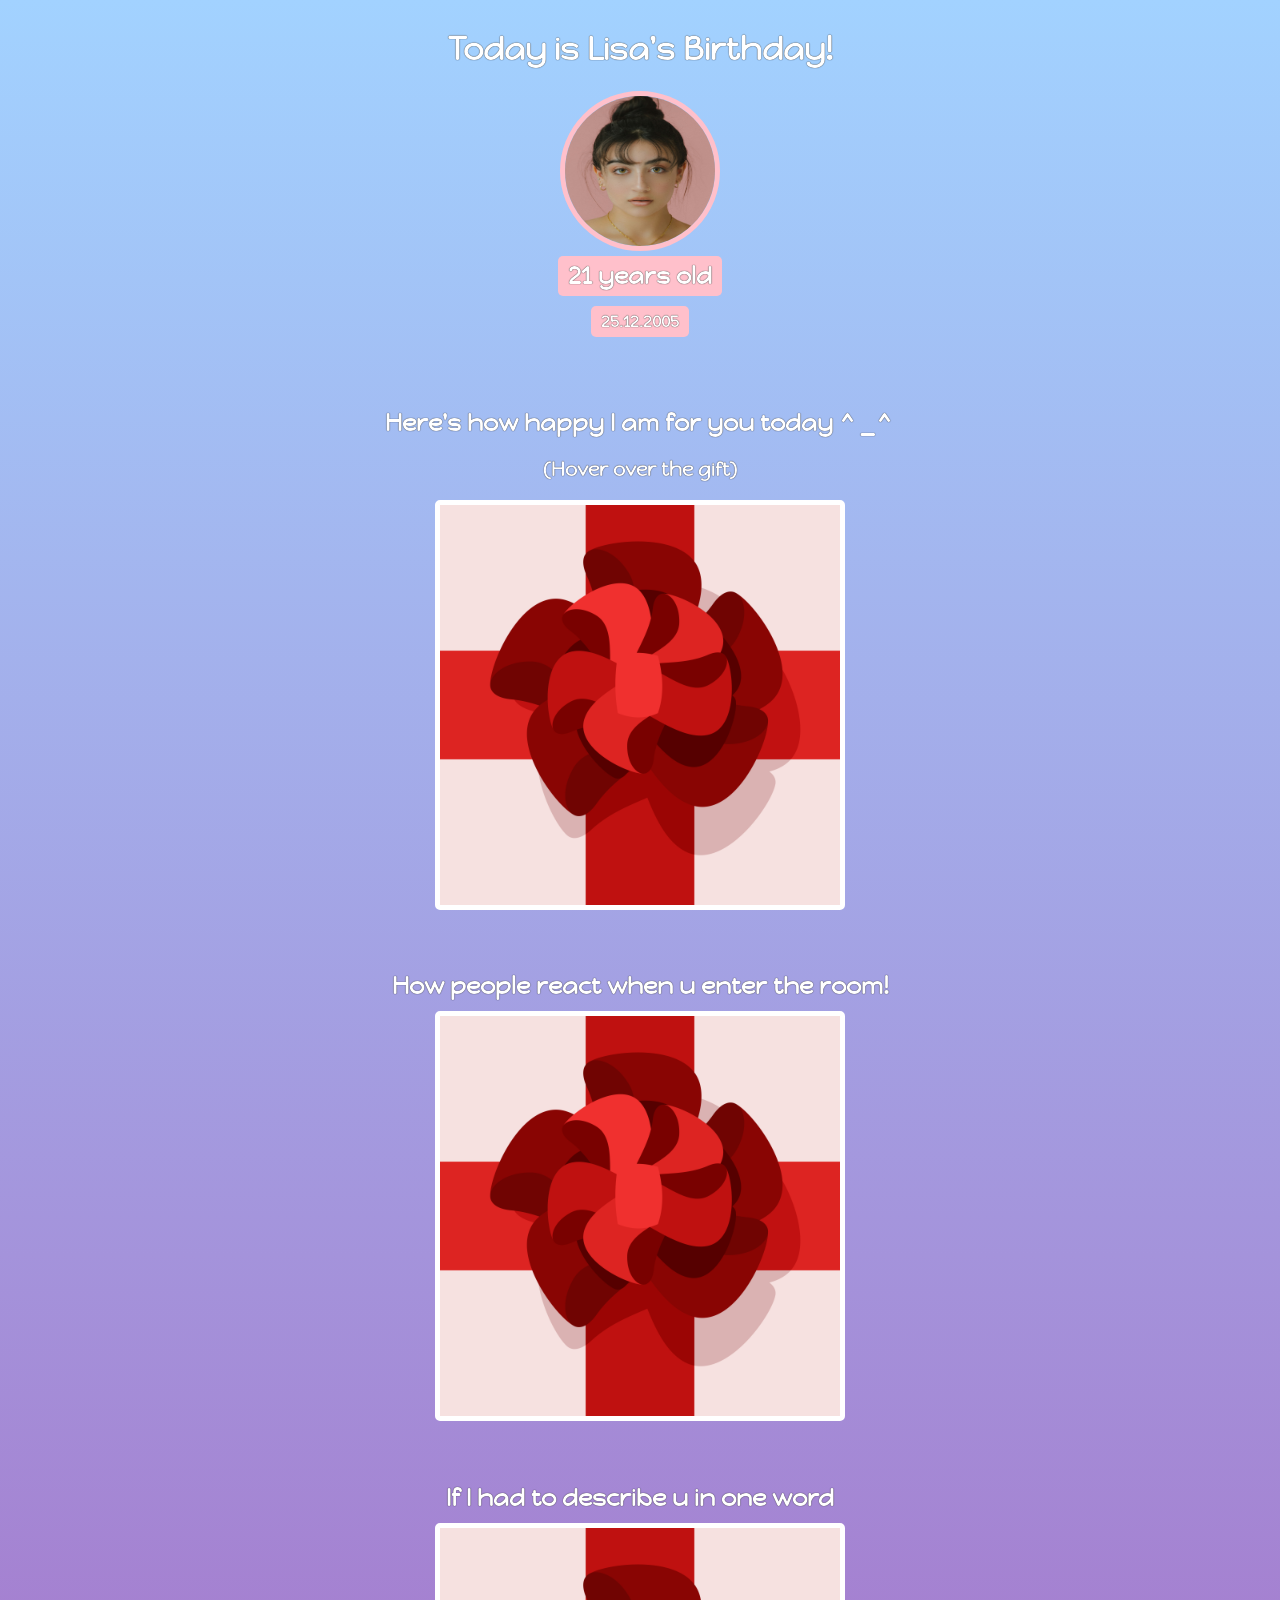
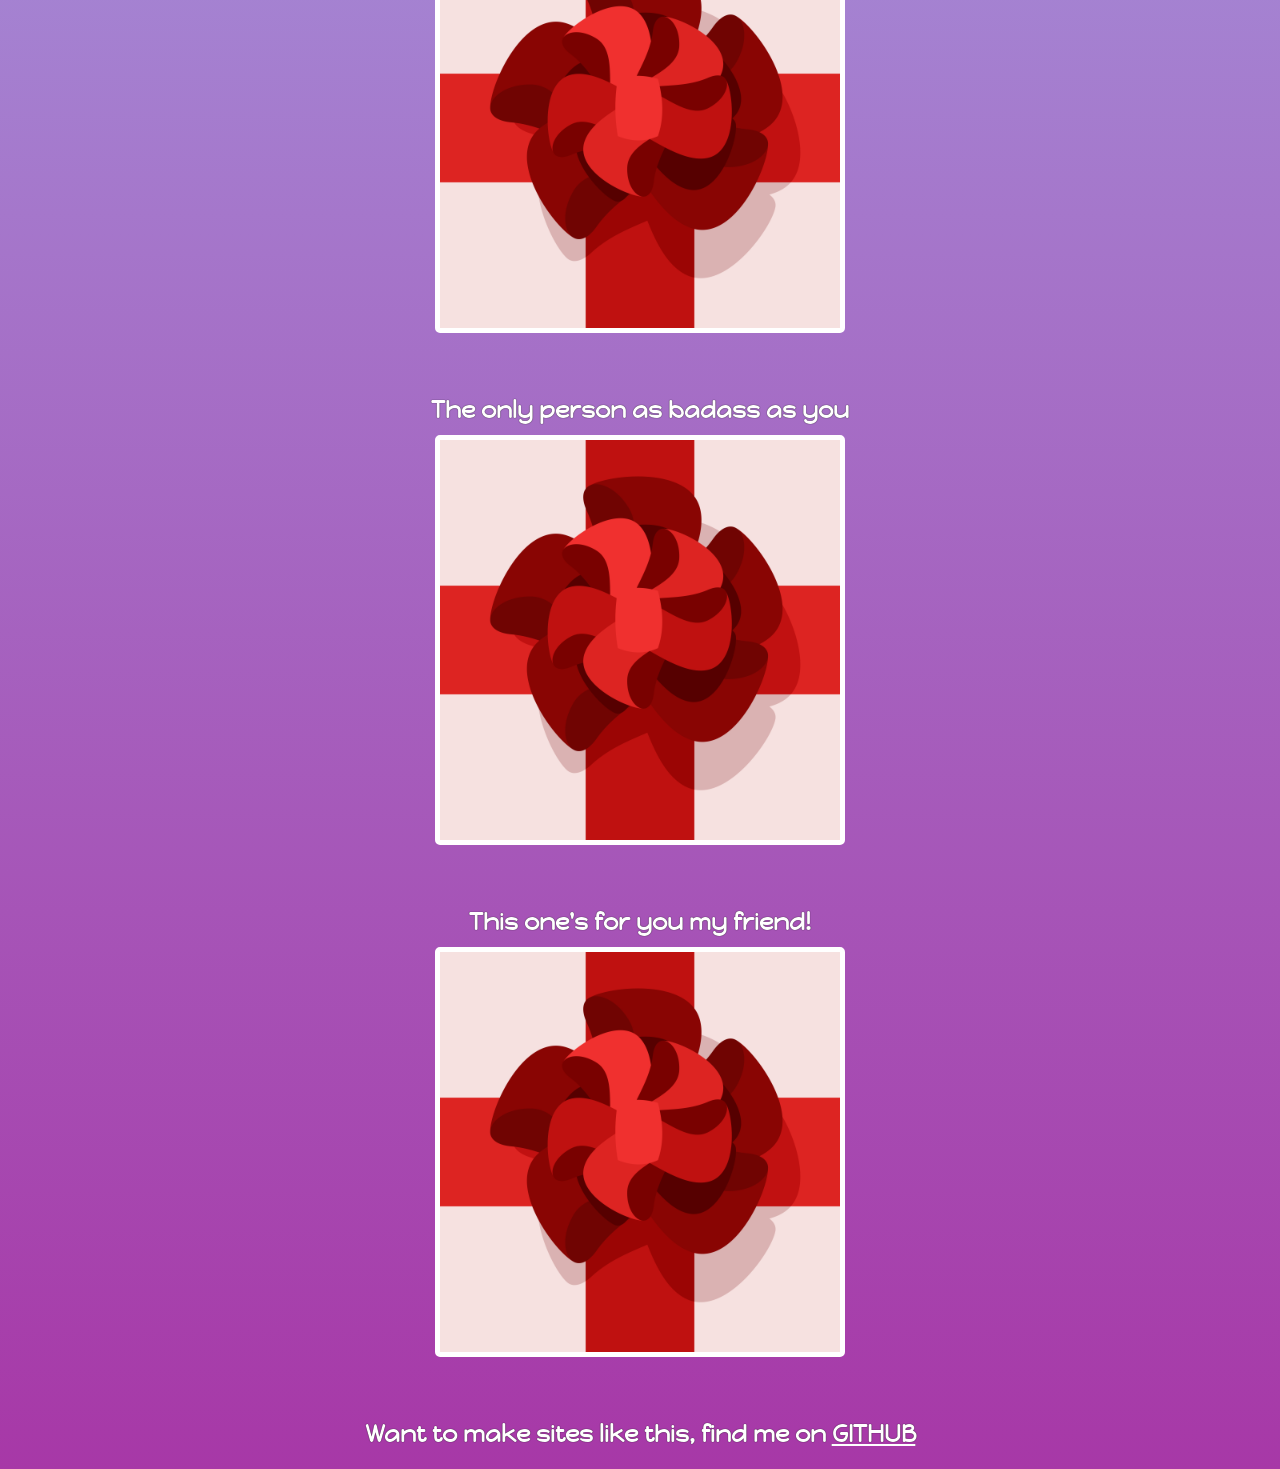
<file: HTMl_CSS/Birthday_Card/b_card.html>
<!DOCTYPE html>
<html lang="en">
<head>
    <meta charset="UTF-8">
    <meta name="viewport" content="width=device-width, initial-scale=1.0">
    <meta http-equiv="X-UA-Compatible" content="ie=edge">
    <title>Birthday Card</title>
    <link rel="stylesheet" href="css_for_b_card.css">
    <link rel="preconnect" href="https://fonts.googleapis.com">
    <link rel="preconnect" href="https://fonts.gstatic.com" crossorigin>
    <link href="https://fonts.googleapis.com/css2?family=Happy+Monkey&display=swap" rel="stylesheet">
</head>
<body>
    <div class="header">
        <h1>Today is Lisa's Birthday!</h1>
        <img src="..\images\jimmy-fermin-bqe0J0b26RQ-unsplash.jpg" alt="Birthday Image" id="birthday-image">
        <h2 id="age">21 years old</h2>
        <h4 id="date">25.12.2005</h4>
    </div>

    <div class="gift-section">
        <h2 class="gift-title">Here's how happy I am for you today ^_^</h2>
        <h3 class="gift-hint">(Hover over the gift)</h3>
        <div id="happy" class="gift-img"></div>  
        <br><br>
        <h2 class="gift-title">How people react when u enter the room!</h2>
        <div id="react" class="gift-img"></div>  
        <br><br>
        <h2 class="gift-title">If I had to describe u in one word</h2>
        <div class="gift-img" id="describe"></div>  
        <br><br>
        <h2 class="gift-title">The only person as badass as you</h2>
        <div class="gift-img" id="badass"></div>  
        <br><br>
        <h2 class="gift-title">This one's for you my friend!</h2>
        <div class="gift-img" id="cheers"></div>  
        <br><br>
        
        
    </div>

    <footer>
        <h2>Want to make sites like this, find me on <a href="https://github.com/Heena-Sabharwal" 
        target="_blank" rel="noopener">GITHUB</a></h2>
    </footer>
</body>
</html>
</file>
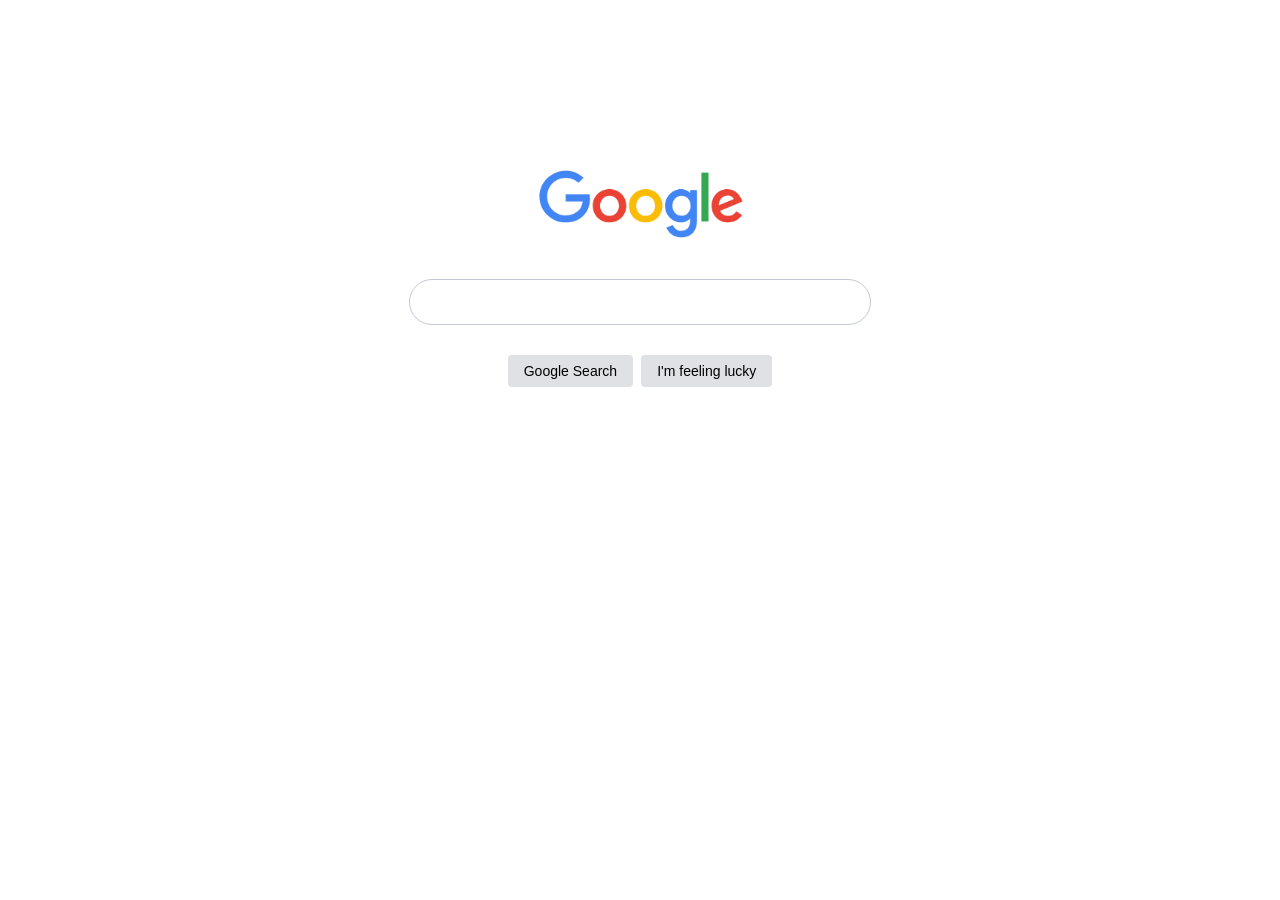
<file: HTMl_CSS/Google_page/google.html>
<!DOCTYPE html>
<html lang="en">
    <head>
        <meta charset="UTF-8">
        <meta name="viewport" content="width=device-width, initial-scale=1.0">
        <meta http-equiv="X-UA-Compatible" content="ie=edge">
        <title>google.com</title>
        <link rel="stylesheet" href="css_for_google.css">
    </head>
    <body>
        <div class="main">
            <img class="img" src="../images/google_img.PNG" title="this is a google image">
            <input class="query" type="text" title="typr ur query">
            <div class="btn-wrapper">
                <button class="btn">Google Search</button>
                <button class="btn">I'm feeling lucky</button>
            </div>
        </div>
        
    </body>
</html>
</file>
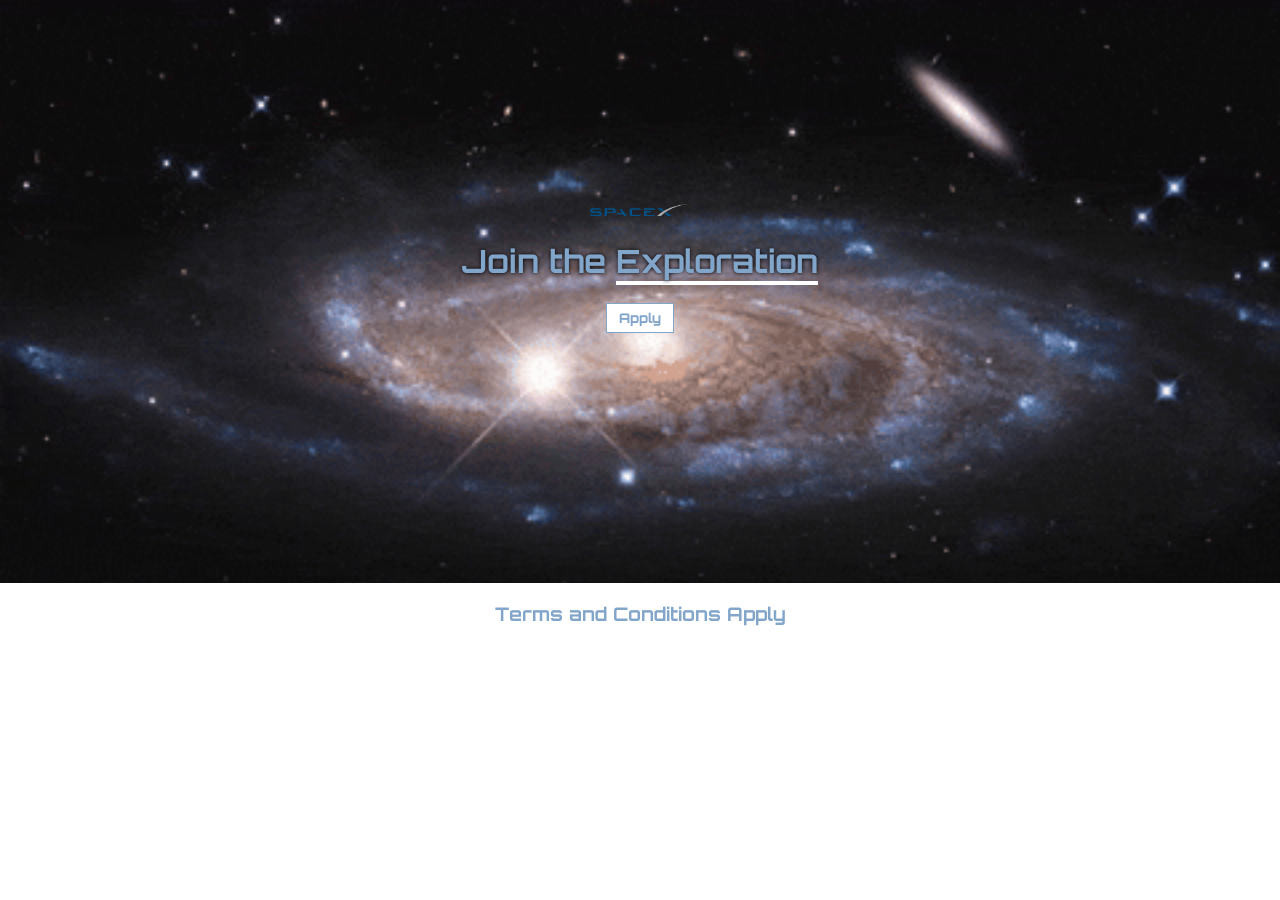
<file: HTMl_CSS/Space_exploration/space_exp.html>
<!DOCTYPE html>
<html lang="en">
<head>
    <meta charset="UTF-8">
    <meta name="viewport" content="width=device-width, initial-scale=1.0">
    <meta http-equiv="X-UA-Compatible" content="ie=edge">
    <title>Space Exploration</title>
    <link rel="stylesheet" href="css_for_space_exp.css">

    <link rel="preconnect" href="https://fonts.googleapis.com">
    <link rel="preconnect" href="https://fonts.gstatic.com" crossorigin>
    <link href="https://fonts.googleapis.com/css2?family=Orbitron:wght@400..900&display=swap" rel="stylesheet">
    </head>
</head>
<body>
    <div id="hero">
        <img src="..\images\pngwing.com.png" alt="Space x Logo" id="Logo" >
        <h1>Join the <span class="span_css">Exploration</span></h1>
        <button class="btn">Apply</button>
    </div>
    <h3>Terms and Conditions Apply</h3>
</body>
</html>
</file>
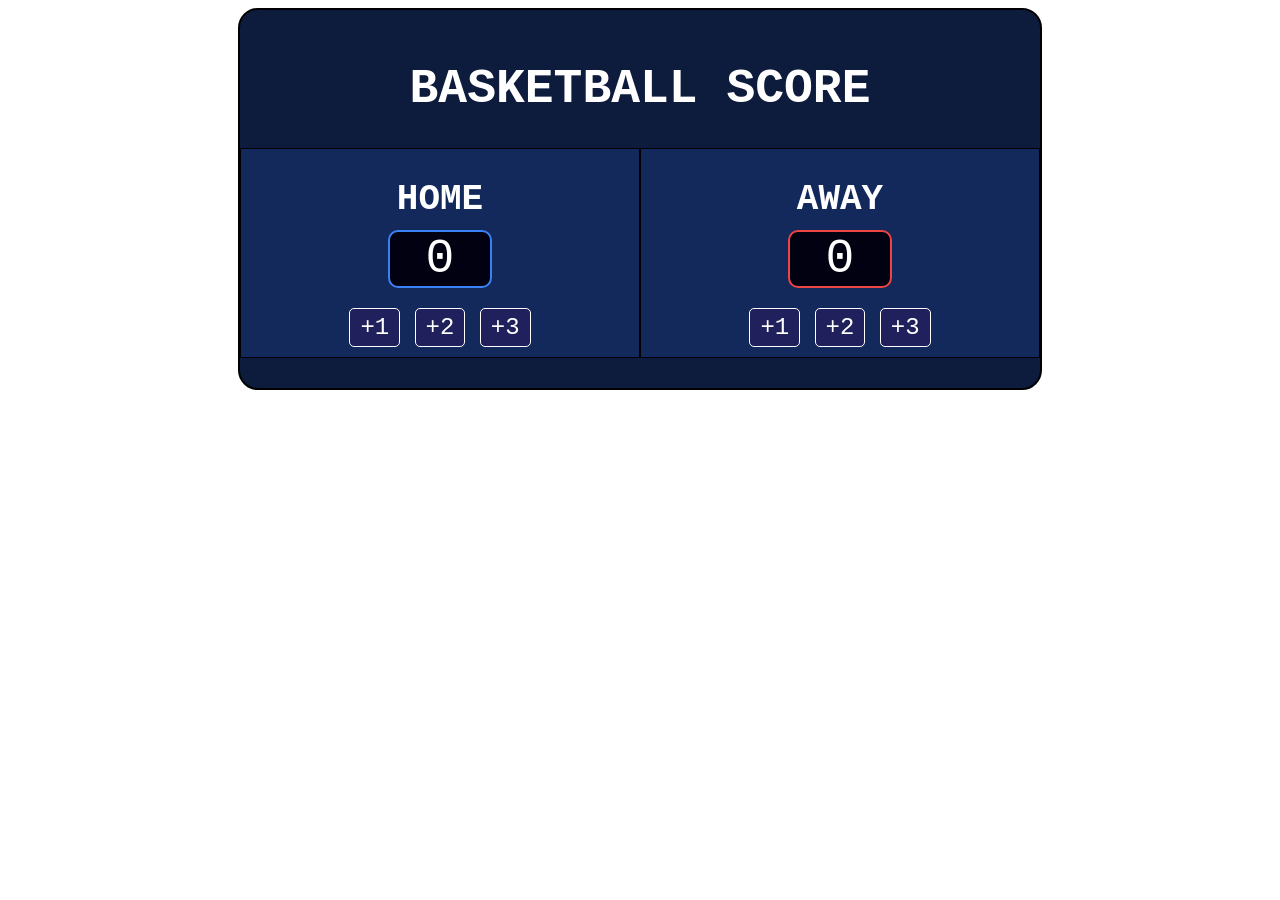
<file: Responsive Web Design with JS/Basketball_count/BB_counter.html>
<!DOCTYPE html>
<html lang="en">
	<head>
		<meta charset="UTF-8" />
		<meta name="viewport" content="width=device-width, initial-scale=1.0" />
		<meta name="theme-color" content="#ffffff" />
		<title>Basketball Score</title>
        <link rel="stylesheet" href="style_BB.css" />
	</head>
	<body>
		<main>
			<h1>BASKETBALL SCORE</h1>
            <div class="scoreboard">
                <div class="score-sections">
                    <h2>HOME</h2>
                    <p id="home-score">0</p>
                    <div class="buttons">
                        <button id="home-add-1" onclick="add_Score_home(1)">+1</button>
                        <button id="home-add-2" onclick="add_Score_home(2)">+2</button>
                        <button id="home-add-3" onclick="add_Score_home(3)">+3</button>
                    </div>
                </div>
                <div class="score-sections">
                    <h2>AWAY </h2>
                    <p id="away-score">0</p>
                    <div class="buttons">
                        <button id="away-add-1" onclick="add_Score_away(1)">+1</button>
                        <button id="away-add-2" onclick="add_Score_away(2)">+2</button>
                        <button id="away-add-3" onclick="add_Score_away(3)">+3</button>
                    </div>
                </div>
            </div>
		</main>
        <script src="BB_counter.js"></script>
	</body>
</html>
</file>
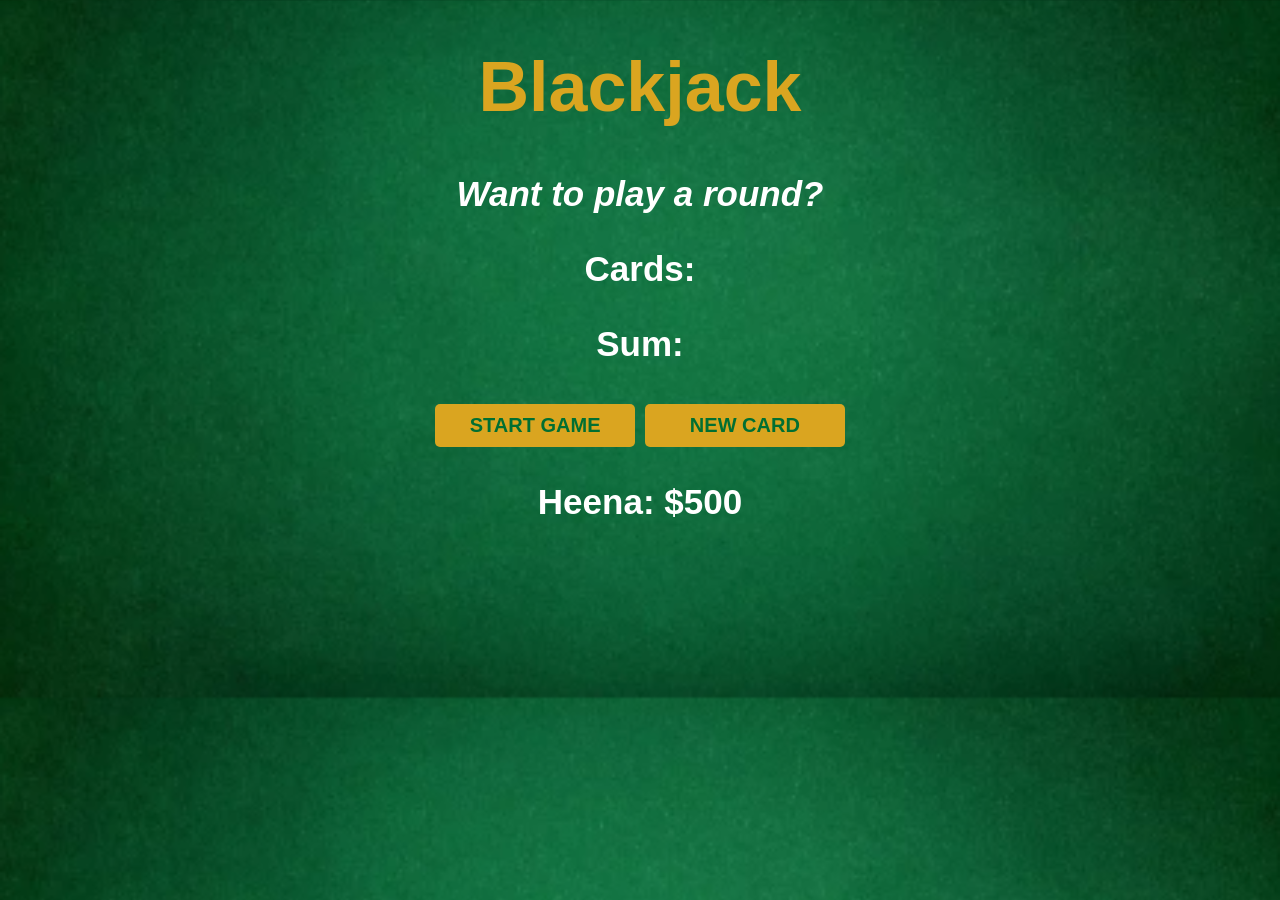
<file: Responsive Web Design with JS/Blackjack/blackjack.html>
<!DOCTYPE html>
<html lang="en">
	<head>
		<meta charset="UTF-8" />
		<meta name="viewport" content="width=device-width, initial-scale=1.0" />
		<title>Blackjack</title>
		<script src="blackjack_js.js" defer></script>
        <link rel="stylesheet" href="blackjack_style.css" />
	</head>
	<body>
		<h1>Blackjack</h1>
		<p id="message-el">Want to play a round?</p>
        <p id="cards-el">Cards:</p>
        <p id="sum-el">Sum:</p>
        <button id="start-btn" onclick="startGame()">START GAME</button>
        <button id="new-btn" onclick="newCard()">NEW CARD</button>
        <p id="player-el"></p>
	</body>
</html>
</file>
<file: HTMl_CSS/Birthday_Card/css_for_b_card.css>
body{
    text-align: center;
    background-color: #a2d2ff;
    color: #ffffff;
    font-family: Happy Monkey, cursive;
    background: linear-gradient(#a2d2ff, rgb(167, 56, 167));
}

.header{
    display:flex;
    align-items: center;
    flex-direction: column;
}

h1, h2, h3, h4, p{
    text-shadow: 0px 0px 1px black;
}

#birthday-image{
    height: 150px;
    width: 150px;
    border-radius:50% ;
    border: 5px solid pink;
}

#age{
    background: pink;
    padding:5px 10px;
    border-radius: 5px;
    margin: 5px 0 10px 0;
}

#date{
    background: pink;
    padding:5px 10px;
    border-radius: 5px;
    margin-top:0px;
}

.gift-section{
    margin-top:50px;
}

.gift-img{
    background-image: url("../images/public-domain-vectors-zartG1exNlw-unsplash.jpg");
    height: 400px;
    width: 400px;
    background-size: cover;
    border-radius: 5px;
    border: 5px solid white;
    margin:0 auto;
}

.gift-title{
    margin-bottom: 10px;
}

#happy:hover{
    background-image: url("../images/Happy\ Joy\ GIF\ by\ DAZN.gif");
    background-size: cover;
}

#react:hover{
    background-image: url("../images/Flirty\ Reaction\ GIF\ by\ MOODMAN.gif");
    background-size: cover;
}

#describe:hover{
    background-image: url("../images/Smart\ Genius\ GIF\ by\ YoungerTV.gif");
    background-size: cover;
}

#badass:hover{
    background-image: url("../images/Badass\ Jujutsu\ Kaisen\ GIF.gif");
    background-size: cover;
}
#cheers:hover{
    background-image: url("../images/Excited\ Happy\ New\ Year\ GIF\ by\ HBO.gif");
}

a{
    color:white
}
</file>
<file: HTMl_CSS/Google_page/css_for_google.css>
.query{
    width:400px;
    display:block;
    margin-left:auto;
    margin-right:auto;
    padding-top:10px;
    padding-bottom:10px;
    padding-left:30px;
    padding-right:30px;
    line-height: 24px;
    border: 1px solid #c3c7d3;
   
    border-radius: 24px;
    
}
.main{
    margin-top: 150px;
}
.img{
    width:280px;
    display:block;
    margin-bottom:20px;
    margin-left:auto;
    margin-right:auto;
}

.btn{
    margin-top: 30px;
    background-color: #dfe1e5;
    border:none;
    padding-left:16px ;
    padding-top: 8px;
    padding-bottom: 8px;
    padding-right: 16px;
    border-radius: 4px;
    font-size: 14px;
    margin-left: 4px;
    margin-right: 4px;
}
.btn-wrapper{
    margin-left: auto;
    margin-right: auto;
    display: flex;
    justify-content: center;
}
</file>
<file: HTMl_CSS/Space_exploration/css_for_space_exp.css>
body{
    
    color:#82a5ca;
    margin:0px;
    text-align: center;
    font-family: "Orbitron", sans-serif;
}
.btn{
    padding: 6px 12px;
    background-color: white;
    border: 1px solid #82a5ca;
    font-family: "Orbitron", sans-serif;
    color:#82a5ca;
    font-weight: 800;
}
.span_css{
    border-bottom: 4px solid white;
}

#Logo {
    width: 100px;
}

#hero{
    background-image: url("../images/Space\ Science\ Tech\ GIF\ by\ European\ Space\ Agency\ -\ ESA.gif");
    background-size: cover;
    padding: 200px 0px 250px 0px;
}

h1{
    text-shadow: 0px 0px 4px black;   
}
</file>
<file: Responsive Web Design with JS/Basketball_count/style_BB.css>
main{
    background-color:#0D1B3D;
    font-family: 'Courier New', Courier, monospace;
    font-size: 1.5rem;
    text-align: center;
    border: 2px solid black;
    padding-top: 20px;
    border-radius: 20px;
    padding-bottom: 10px;
    color: white;
    width: 800px;
    margin: 0 auto;

}

.scoreboard{
    display: flex;
    justify-content: space-around;
    text-align: center; 
    margin-top: 20px;
    margin-bottom: 20px;
}

.score-sections{
    background-color: #13295B;
    border:1px solid black;
    padding-bottom: 10px;
    width: 100%;

}

h2{
    margin-bottom: 10px;
}
#home-score, #away-score{
    font-size: 3rem;
    margin-bottom: 10px;
    background-color: rgb(1, 1, 17);
    width:100px;
    margin: 0 auto;
    border-radius: 10px;
    margin-bottom: 20px;
    border: 2px solid;
}
#home-score{
    border-color: #3B82F6;
}
#away-score{
    border-color: #EF4444;
}

button{
    font-size: 1.5rem;
    background-color: rgb(32, 32, 92);
    border: 1px solid white;
    color: white;
    font-family: 'Courier New', Courier, monospace;
    border-radius: 5px;
    padding: 5px 10px;
    cursor: pointer;
}

button:hover{
    background-color: rgb(42, 42, 122);
}
</file>
<file: Responsive Web Design with JS/Blackjack/blackjack_style.css>
body{
    font-family:'Trebuchet MS', sans-serif;
    background-image: url("../../HTMl_CSS/images/blackjack.PNG");
    background-size: cover;
    text-align:center;
    color:white;
    font-weight: bold;
    font-size: 35px;
}

h1{
    color:goldenrod;
}

#message-el{
    font-style: italic;
}

button{
    background-color: goldenrod;
    color: #016f32;
    border: none;
    padding: 10px 20px;
    font-size: 20px;
    cursor: pointer;
    border-radius: 5px;
    width: 200px;
    font-weight: bold;
    margin-top: 5px;
}
</file>
